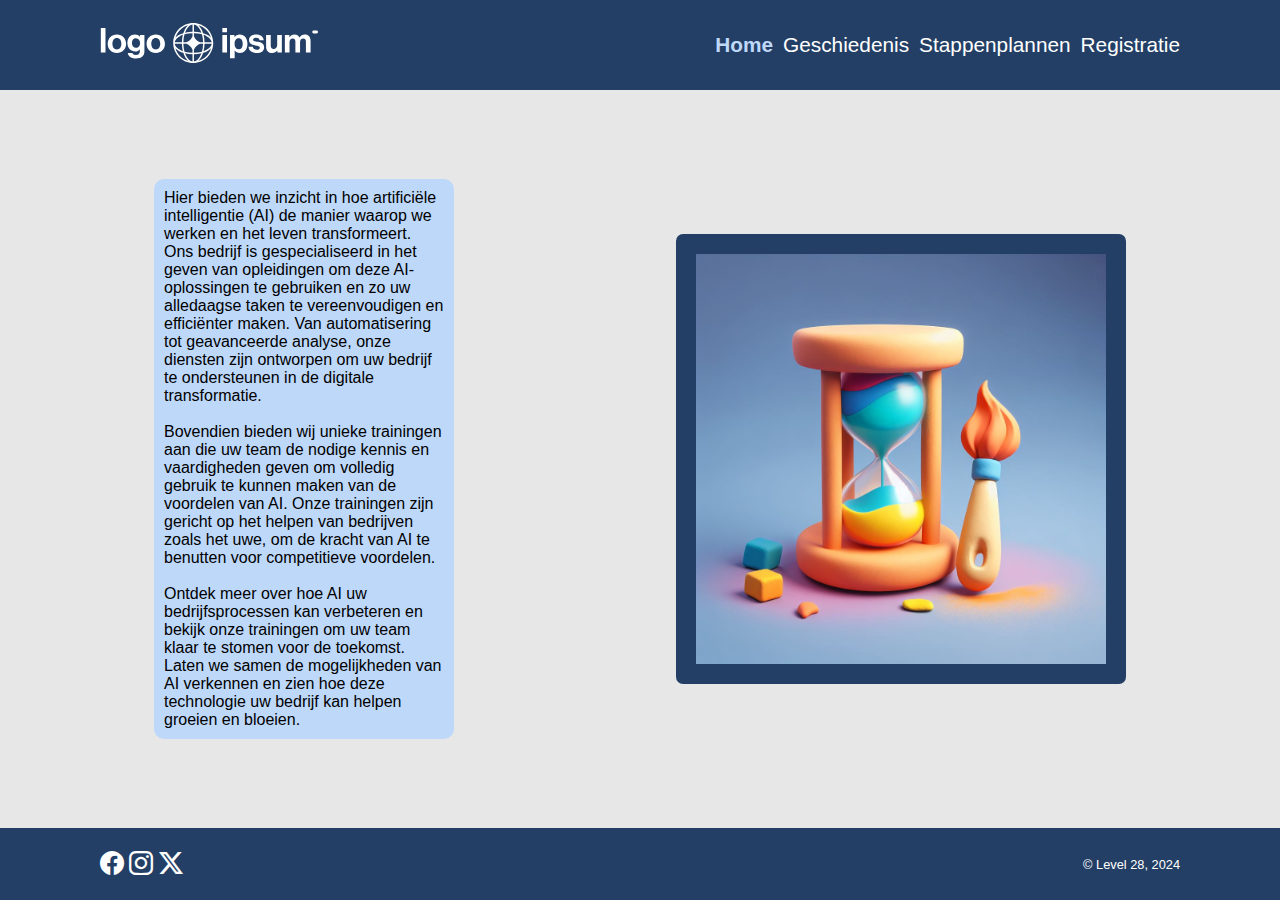
<file: index.html>
<!--!Change to code guidelines if this is not correct-->
<!--ToDo making better class names-->
<!DOCTYPE html>
<html lang="nl">
<head>
    <meta charset="UTF-8">
    <meta name="viewport" content="width=device-width, initial-scale=1.0">
    <title>Level 28 | Home</title>
    <link rel="stylesheet" href="./styles.css">
</head>
<body>
    <header class="main-header">
        <a href="index.html"><img class="main-header__logo" src="./images/logo/logoipsum-286.svg" alt="website logo"></a>
        <label class="main-header__burger">
            <input class="main-header__input" type="checkbox">
        </label>
        <nav class="main-header__menu">
            <ul class="main-header__list">
                <li class="main-header__list-item"><a class="main-header__link main-header__link--highlight" href="index.html">Home</a></li>
                <li class="main-header__list-item"><a class="main-header__link" href="history.html">Geschiedenis</a></li>
                <li class="main-header__list-item"><a class="main-header__link" href="tutorials.html">Stappenplannen</a></li>
                <li class="main-header__list-item"><a class="main-header__link" href="register.html">Registratie</a></li>
            </ul>
        </nav>
    </header>
    <main class="main">
        <section class="content">
            <article class="content__article">
                <p class="content__paragraph">Hier bieden we inzicht in hoe artificiële intelligentie (AI) de manier waarop we werken en het leven transformeert. Ons bedrijf is gespecialiseerd in het geven van opleidingen om deze AI-oplossingen te gebruiken en zo uw alledaagse taken te vereenvoudigen en efficiënter maken. Van automatisering tot geavanceerde analyse, onze diensten zijn ontworpen om uw bedrijf te ondersteunen in de digitale transformatie.</p><br>

                <p class="content__paragraph">Bovendien bieden wij unieke trainingen aan die uw team de nodige kennis en vaardigheden geven om volledig gebruik te kunnen maken van de voordelen van AI. Onze trainingen zijn gericht op het helpen van bedrijven zoals het uwe, om de kracht van AI te benutten voor competitieve voordelen.</p><br>
                
                <p class="content__paragraph">Ontdek meer over hoe AI uw bedrijfsprocessen kan verbeteren en bekijk onze trainingen om uw team klaar te stomen voor de toekomst. Laten we samen de mogelijkheden van AI verkennen en zien hoe deze technologie uw bedrijf kan helpen groeien en bloeien.</p>
            </article>
            <img class="content__image" src="./images/home/AI-image.png" alt="temporary gif">
        </section>
    </main>
    <footer class="main-footer">
        <section class="main-footer__content">
            <a class="main-footer__icon" href="https://www.facebook.com/hogeschoolUCLL/" target="_blank"><i class="bi bi-facebook"></i></a>
            <a class="main-footer__icon" href="https://www.instagram.com/ucleuvenlimburg/" target="_blank"><i class="bi bi-instagram"></i></a>
            <a class="main-footer__icon" href="https://twitter.com/hogeschoolUCLL" target="_blank"><i class="bi bi-twitter-x"></i></a>
        </section>
        <section class="main-footer__content">
            <p class="main-footer__text">&copy; Level 28, 2024</p>
        </section>
    </footer>
</body>
</html>
</file>
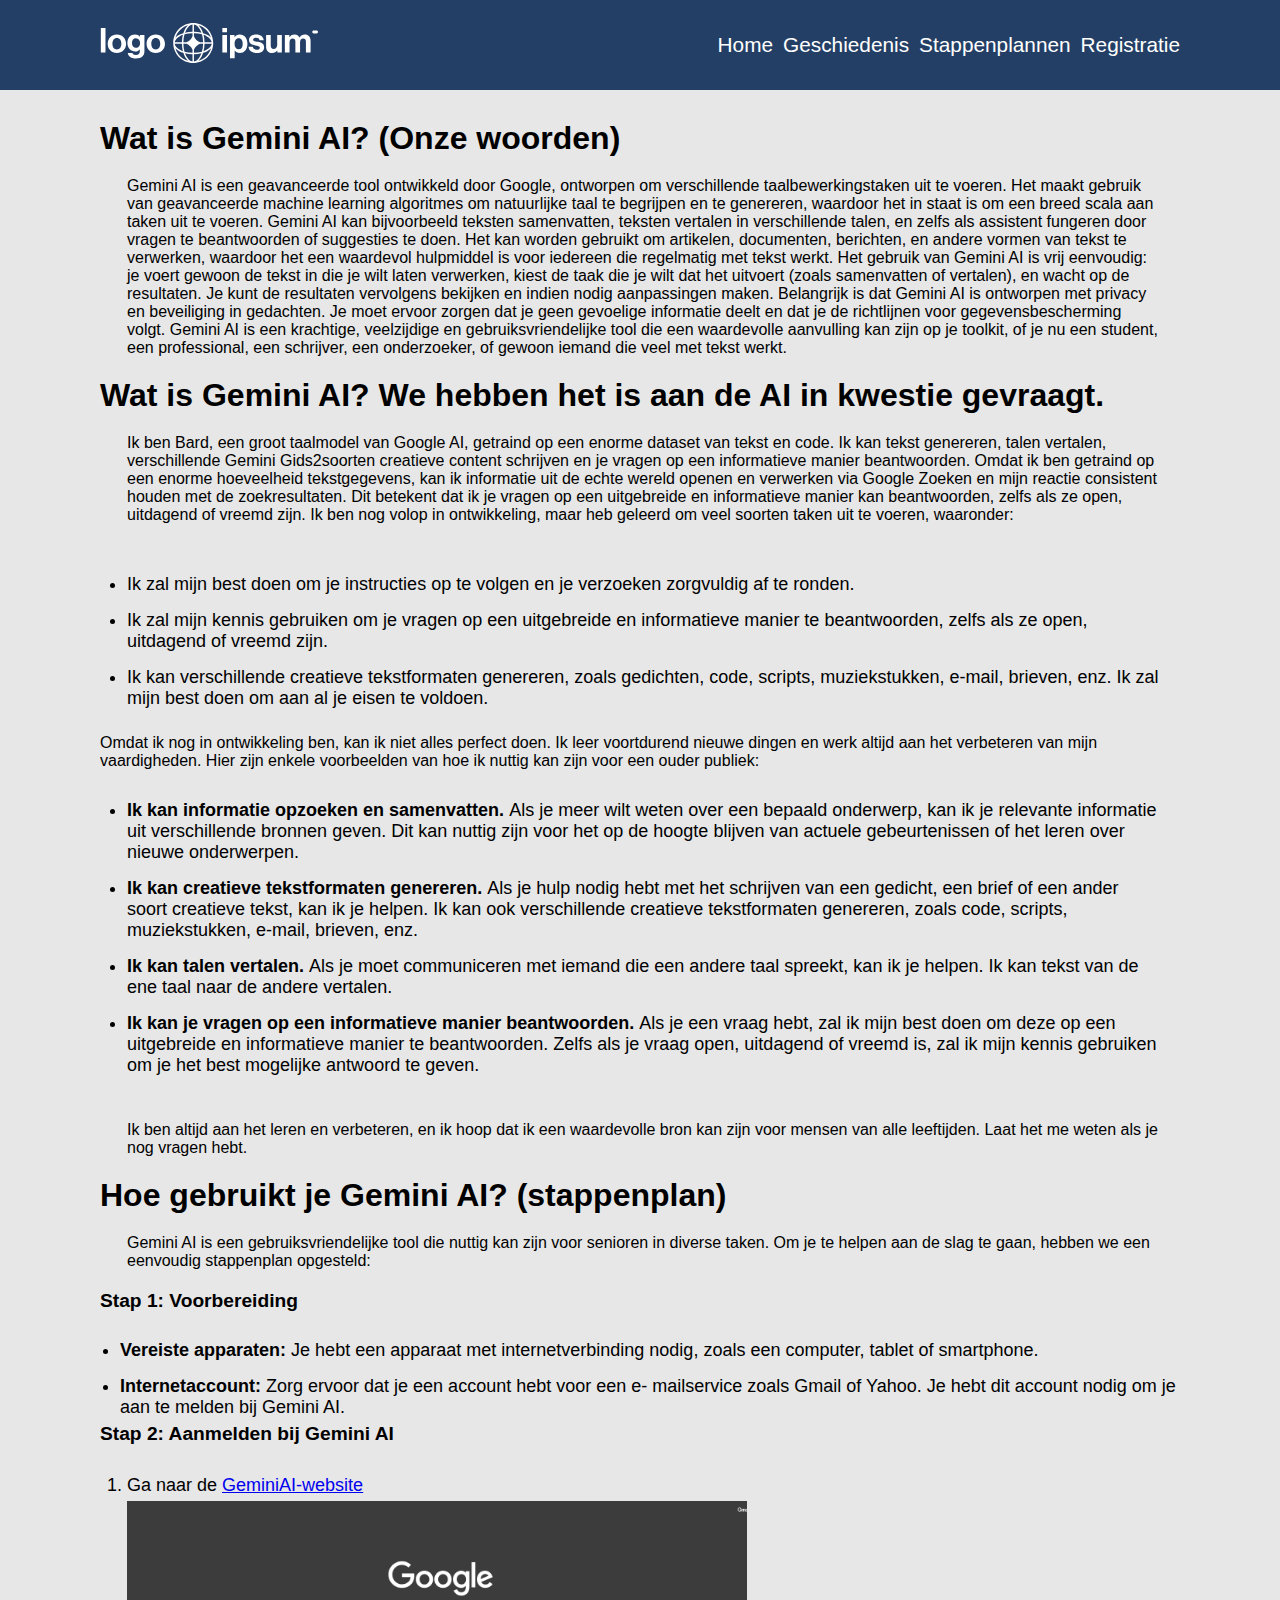
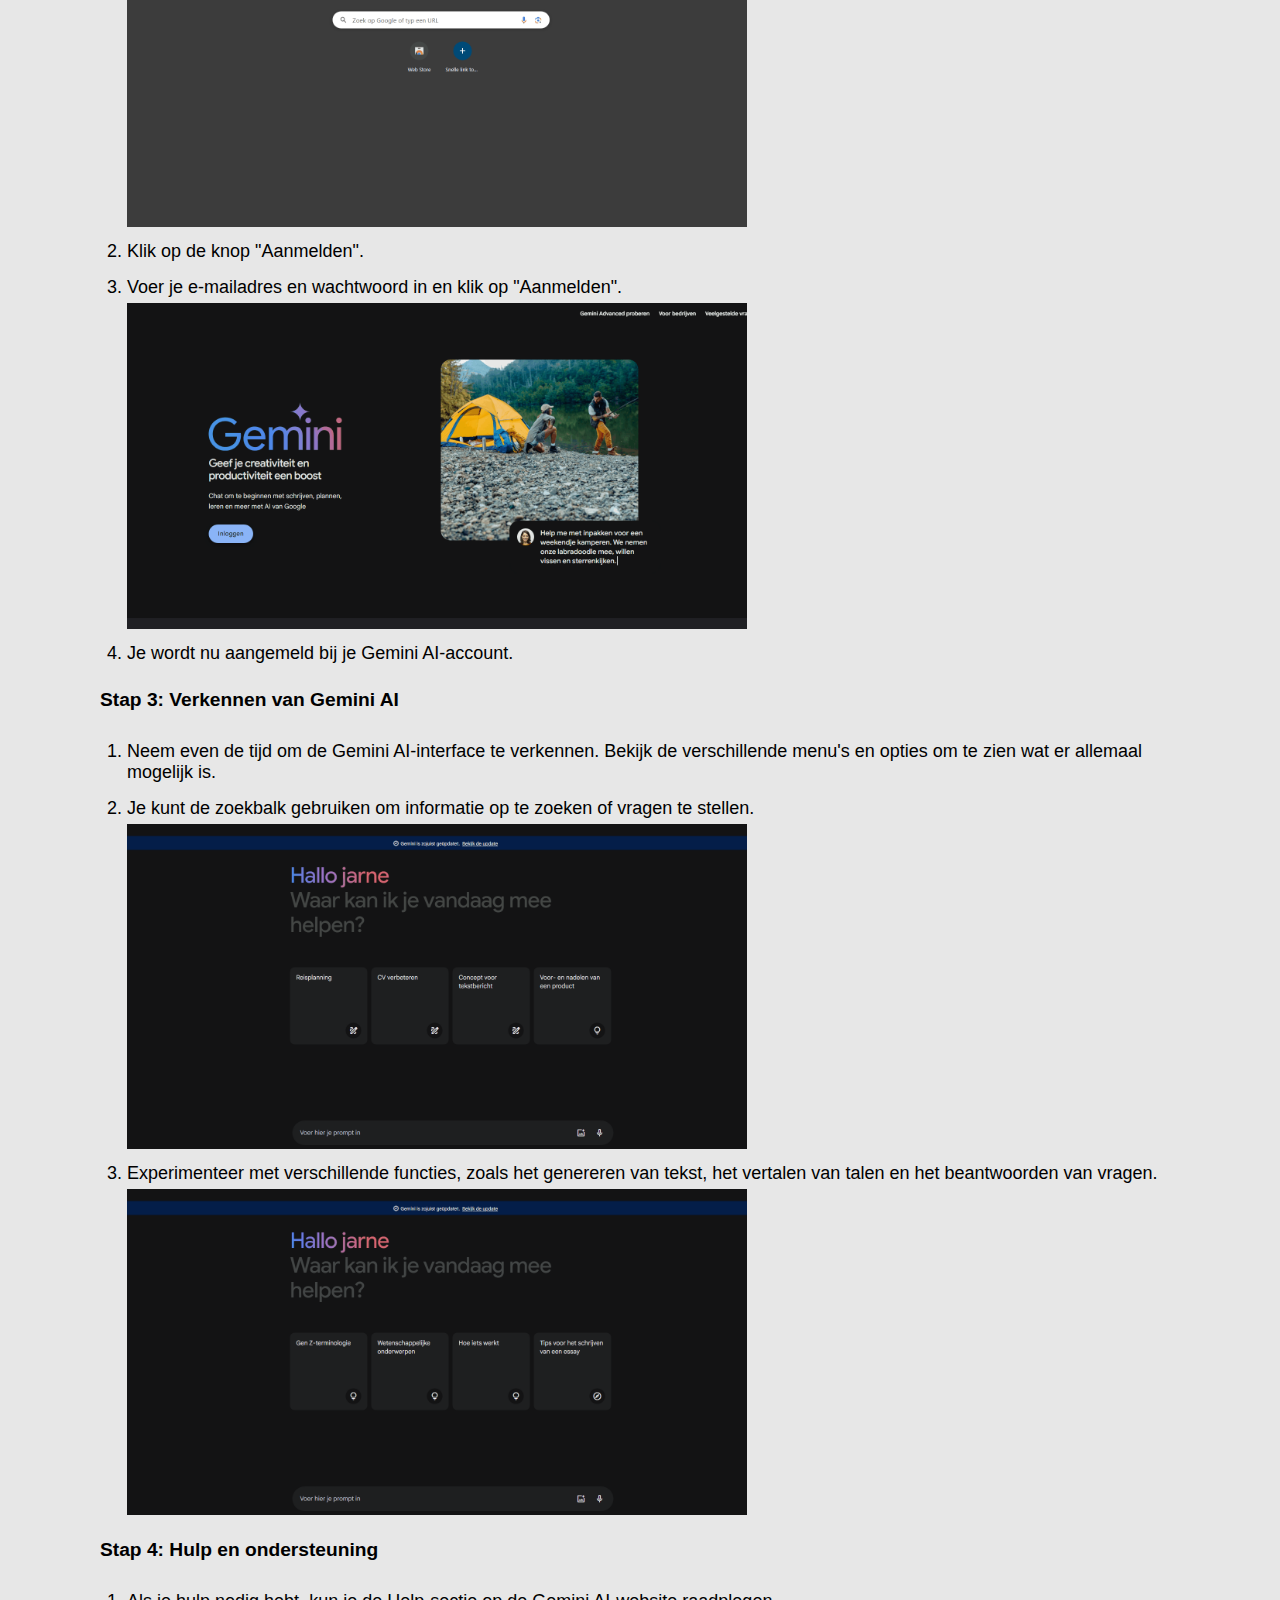
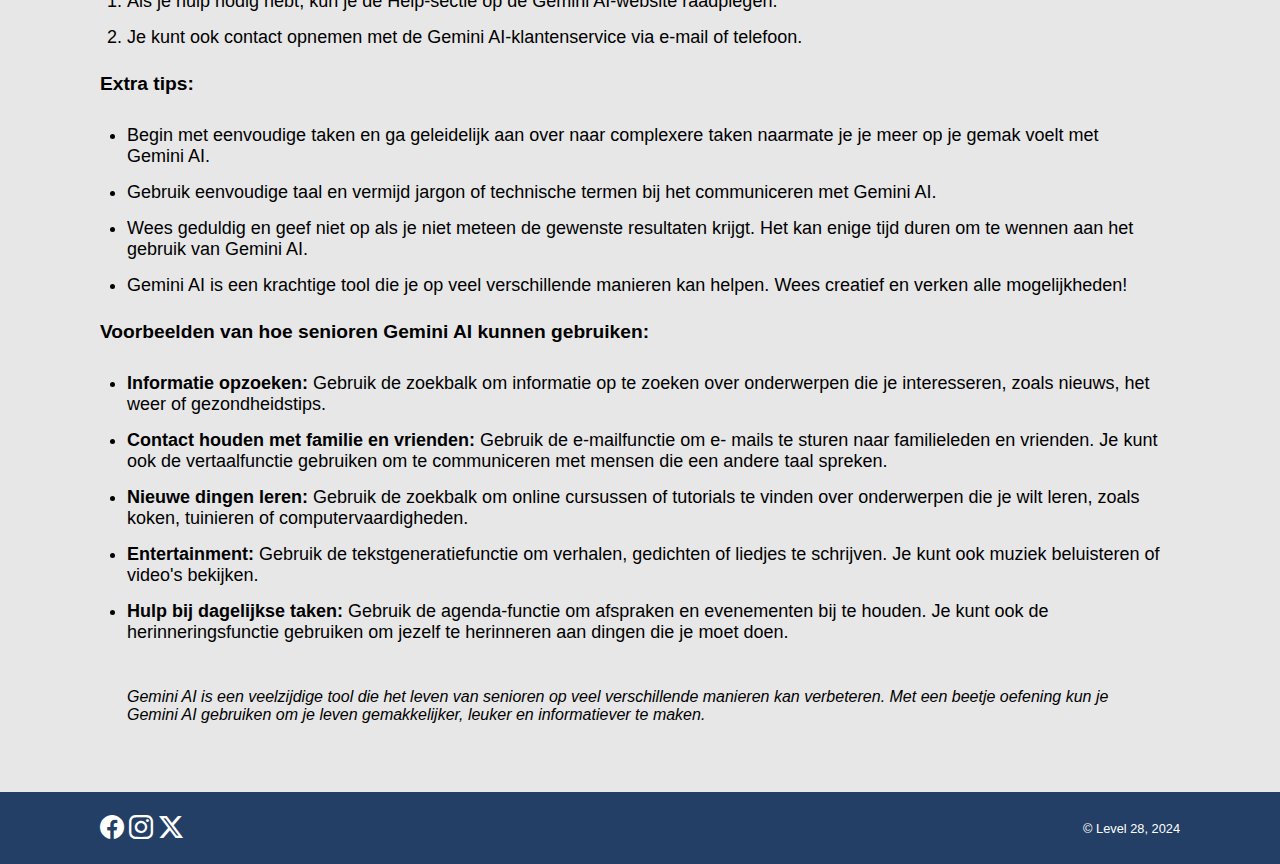
<file: gemini.html>
<!DOCTYPE html>
<html lang="nl">
<head>
    <meta charset="UTF-8">
    <meta name="viewport" content="width=device-width, initial-scale=1.0">
    <title>Level 28 | Gemini Gids</title>
    <link rel="stylesheet" href="./styles.css">
</head>
<body>
    <header class="main-header">
        <a href="index.html"><img class="main-header__logo" src="./images/logo/logoipsum-286.svg" alt="website logo"></a>
        <label class="main-header__burger">
            <input class="main-header__input" type="checkbox">
        </label>
        <nav class="main-header__menu">
            <ul class="main-header__list">
                <li class="main-header__list-item"><a class="main-header__link" href="index.html">Home</a></li>
                <li class="main-header__list-item"><a class="main-header__link" href="history.html">Geschiedenis</a></li>
                <li class="main-header__list-item"><a class="main-header__link" href="./tutorials.html">Stappenplannen</a></li>
                <li class="main-header__list-item"><a class="main-header__link" href="register.html">Registratie</a></li>
            </ul>
        </nav>
    </header>
    <main class="main">
        <section class="listed-ai__section">
            <h1>Wat is Gemini AI? (Onze woorden)</h1>
            <p class="listed-ai">
                Gemini AI is een geavanceerde tool ontwikkeld door Google, ontworpen om
                verschillende taalbewerkingstaken uit te voeren. Het maakt gebruik van
                geavanceerde machine learning algoritmes om natuurlijke taal te begrijpen en
                te genereren, waardoor het in staat is om een breed scala aan taken uit te
                voeren.
                Gemini AI kan bijvoorbeeld teksten samenvatten, teksten vertalen in
                verschillende talen, en zelfs als assistent fungeren door vragen te
                beantwoorden of suggesties te doen. Het kan worden gebruikt om artikelen,
                documenten, berichten, en andere vormen van tekst te verwerken, waardoor
                het een waardevol hulpmiddel is voor iedereen die regelmatig met tekst werkt.
                Het gebruik van Gemini AI is vrij eenvoudig: je voert gewoon de tekst in die je
                wilt laten verwerken, kiest de taak die je wilt dat het uitvoert (zoals
                samenvatten of vertalen), en wacht op de resultaten. Je kunt de resultaten
                vervolgens bekijken en indien nodig aanpassingen maken.
                Belangrijk is dat Gemini AI is ontworpen met privacy en beveiliging in
                gedachten. Je moet ervoor zorgen dat je geen gevoelige informatie deelt en dat
                je de richtlijnen voor gegevensbescherming volgt.
                Gemini AI is een krachtige, veelzijdige en gebruiksvriendelijke tool die een
                waardevolle aanvulling kan zijn op je toolkit, of je nu een student, een
                professional, een schrijver, een onderzoeker, of gewoon iemand die veel met
                tekst werkt.
            </p>
            <h1>Wat is Gemini AI? We hebben het is aan de
                AI in kwestie gevraagt.
            </h1>
            <p class="listed-ai">
                Ik ben Bard, een groot taalmodel van Google AI, getraind op een enorme
                dataset van tekst en code. Ik kan tekst genereren, talen vertalen, verschillende
                Gemini Gids2soorten creatieve content schrijven en je vragen op een informatieve manier
                beantwoorden.
                Omdat ik ben getraind op een enorme hoeveelheid tekstgegevens, kan ik
                informatie uit de echte wereld openen en verwerken via Google Zoeken en mijn
                reactie consistent houden met de zoekresultaten. Dit betekent dat ik je vragen
                op een uitgebreide en informatieve manier kan beantwoorden, zelfs als ze
                open, uitdagend of vreemd zijn.
                Ik ben nog volop in ontwikkeling, maar heb geleerd om veel soorten taken uit te
                voeren, waaronder:
            </p>
            <ul class="listed-ai">
                <li class="listed-ai__main">
                    Ik zal mijn best doen om je instructies op te volgen en je verzoeken
                    zorgvuldig af te ronden.
                </li>
                <li class="listed-ai__main">
                    Ik zal mijn kennis gebruiken om je vragen op een uitgebreide en
                    informatieve manier te beantwoorden, zelfs als ze open, uitdagend of
                    vreemd zijn.
                </li>
                <li class="listed-ai__main">
                    Ik kan verschillende creatieve tekstformaten genereren, zoals gedichten,
                    code, scripts, muziekstukken, e-mail, brieven, enz. Ik zal mijn best doen om
                    aan al je eisen te voldoen.
                </li>
            </ul>
            <p>
                Omdat ik nog in ontwikkeling ben, kan ik niet alles perfect doen. Ik leer
                voortdurend nieuwe dingen en werk altijd aan het verbeteren van mijn
                vaardigheden.
                Hier zijn enkele voorbeelden van hoe ik nuttig kan zijn voor een ouder publiek:
            </p>
            <ul class="listed-ai">
                <li class="listed-ai__main">
                    <strong>
                        Ik kan informatie opzoeken en samenvatten.
                    </strong>
                    Als je meer wilt weten over
                    een bepaald onderwerp, kan ik je relevante informatie uit verschillende
                    bronnen geven. Dit kan nuttig zijn voor het op de hoogte blijven van actuele
                    gebeurtenissen of het leren over nieuwe onderwerpen.
                </li>
                <li class="listed-ai__main">
                    <strong>
                        Ik kan creatieve tekstformaten genereren.
                    </strong>
                    Als je hulp nodig hebt met het
                    schrijven van een gedicht, een brief of een ander soort creatieve tekst, kan
                    ik je helpen. Ik kan ook verschillende creatieve tekstformaten genereren,
                    zoals code, scripts, muziekstukken, e-mail, brieven, enz.
                </li>
                <li class="listed-ai__main">
                    <strong>
                        Ik kan talen vertalen.
                    </strong>
                    Als je moet communiceren met iemand die een
                    andere taal spreekt, kan ik je helpen. Ik kan tekst van de ene taal naar de
                    andere vertalen.
                </li>
                <li class="listed-ai__main">
                    <strong>
                        Ik kan je vragen op een informatieve manier beantwoorden.
                    </strong>
                    Als je een
                    vraag hebt, zal ik mijn best doen om deze op een uitgebreide en
                    informatieve manier te beantwoorden. Zelfs als je vraag open, uitdagend of
                    vreemd is, zal ik mijn kennis gebruiken om je het best mogelijke antwoord
                    te geven.
                </li>
            </ul>
            <p class="listed-ai">
                Ik ben altijd aan het leren en verbeteren, en ik hoop dat ik een waardevolle bron
                kan zijn voor mensen van alle leeftijden. Laat het me weten als je nog vragen
                hebt.
            </p>
            <h1>Hoe gebruikt je Gemini AI? (stappenplan)</h1>
            <p class="listed-ai">
                Gemini AI is een gebruiksvriendelijke tool die nuttig kan zijn voor senioren in
                diverse taken. Om je te helpen aan de slag te gaan, hebben we een eenvoudig
                stappenplan opgesteld:
            </p>
            <h2>Stap 1: Voorbereiding</h2>
            <o class="listed-ai">
                <li class="listed-ai__main-strong">
                    <strong>
                        Vereiste apparaten: 
                    </strong>
                    Je hebt een apparaat met internetverbinding nodig,
                    zoals een computer, tablet of smartphone.
                </li>
                <li class="listed-ai__main-strong">
                    <strong>
                        Internetaccount: 
                    </strong>
                    Zorg ervoor dat je een account hebt voor een e-
                    mailservice zoals Gmail of Yahoo. Je hebt dit account nodig om je aan te
                    melden bij Gemini AI.
                </li>
            </ol>
            <h2>Stap 2: Aanmelden bij Gemini AI</h2>
            <ol class="listed-ai">
                <li class="listed-ai__main">
                    Ga naar de <a href="https://deepmind.google/technologies/gemini/" target="_blank"><u>GeminiAI-website</u></a>
                </li>
                <img src="/images/gifs/1 Navigation GIF.gif" alt="GIF that shows how to reach the Gemini website">
                <li class="listed-ai__main">
                    Klik op de knop "Aanmelden".
                </li>
                <li class="listed-ai__main">
                    Voer je e-mailadres en wachtwoord in en klik op "Aanmelden".
                </li>
                <img src="/images/gifs/2 Login GIF.gif" alt="GIF that shows how to login on the Gemini website">

                <li class="listed-ai__main">
                    Je wordt nu aangemeld bij je Gemini AI-account.
                </li>
            </ol>
            <h2>Stap 3: Verkennen van Gemini AI</h2>
            <ol class="listed-ai">
                <li class="listed-ai__main">
                    Neem even de tijd om de Gemini AI-interface te verkennen. Bekijk de
                    verschillende menu's en opties om te zien wat er allemaal mogelijk is.
                </li>
                <li class="listed-ai__main">
                    Je kunt de zoekbalk gebruiken om informatie op te zoeken of vragen te
                    stellen.
                </li>
                <img src="/images/gifs/3 Enviroment GIF.gif" alt="GIF that shows the different sections on the Gemini website">
                <li class="listed-ai__main">
                    Experimenteer met verschillende functies, zoals het genereren van tekst,
                    het vertalen van talen en het beantwoorden van vragen.
                </li>
                <img src="/images/gifs/4 Prompt GIF.gif" alt="GIF that shows how to write a prompt on the Gemini website">
            </ol>
            <h2>Stap 4: Hulp en ondersteuning</h2>
            <ol class="listed-ai">
                <li class="listed-ai__main">
                    Als je hulp nodig hebt, kun je de Help-sectie op de Gemini AI-website
                    raadplegen.
                </li>
                <li class="listed-ai__main">
                    Je kunt ook contact opnemen met de Gemini AI-klantenservice via e-mail
                    of telefoon.
                </li>
            </ol>
            <h2>Extra tips:</h2>
            <ul class="listed-ai">
                <li class="listed-ai__main">
                    Begin met eenvoudige taken en ga geleidelijk aan over naar complexere
                    taken naarmate je je meer op je gemak voelt met Gemini AI.
                </li>
                <li class="listed-ai__main">
                    Gebruik eenvoudige taal en vermijd jargon of technische termen bij het
                    communiceren met Gemini AI.
                </li>
                <li class="listed-ai__main">
                    Wees geduldig en geef niet op als je niet meteen de gewenste resultaten
                    krijgt. Het kan enige tijd duren om te wennen aan het gebruik van Gemini AI.
                </li>
                <li class="listed-ai__main">
                    Gemini AI is een krachtige tool die je op veel verschillende manieren kan
                    helpen. Wees creatief en verken alle mogelijkheden!
                </li>
            </ul>
            <h2>Voorbeelden van hoe senioren Gemini AI kunnen gebruiken:</h2>
            <ul class="listed-ai">
                <li class="listed-ai__main">
                    <strong>
                        Informatie opzoeken: 
                    </strong>
                    Gebruik de zoekbalk om informatie op te zoeken over
                    onderwerpen die je interesseren, zoals nieuws, het weer of
                    gezondheidstips.
                </li>
                <li class="listed-ai__main">
                    <strong>
                        Contact houden met familie en vrienden: 
                    </strong>
                    Gebruik de e-mailfunctie om e-
                    mails te sturen naar familieleden en vrienden. Je kunt ook de vertaalfunctie
                    gebruiken om te communiceren met mensen die een andere taal spreken.
                </li>
                <li class="listed-ai__main">
                    <strong>
                        Nieuwe dingen leren: 
                    </strong>
                    Gebruik de zoekbalk om online cursussen of tutorials
                    te vinden over onderwerpen die je wilt leren, zoals koken, tuinieren of
                    computervaardigheden.
                </li>
                <li class="listed-ai__main">
                    <strong>
                        Entertainment: 
                    </strong>
                    Gebruik de tekstgeneratiefunctie om verhalen, gedichten of
                    liedjes te schrijven. Je kunt ook muziek beluisteren of video's bekijken.
                </li>
                <li class="listed-ai__main">
                    <strong>
                        Hulp bij dagelijkse taken: 
                    </strong>
                    Gebruik de agenda-functie om afspraken en
                    evenementen bij te houden. Je kunt ook de herinneringsfunctie gebruiken
                    om jezelf te herinneren aan dingen die je moet doen.
                </li>
            </ul>
            <p class="listed-ai">
                <i>
                Gemini AI is een veelzijdige tool die het leven van senioren op veel
                verschillende manieren kan verbeteren. Met een beetje oefening kun je Gemini
                AI gebruiken om je leven gemakkelijker, leuker en informatiever te maken.
                </i>
            </p>

        </section>
    </main>
    <footer class="main-footer">
        <section class="main-footer__content">
            <a class="main-footer__icon" href="https://www.facebook.com/hogeschoolUCLL/" target="_blank"><i
                    class="bi bi-facebook"></i></a>
            <a class="main-footer__icon" href="https://www.instagram.com/ucleuvenlimburg/" target="_blank"><i
                    class="bi bi-instagram"></i></a>
            <a class="main-footer__icon" href="https://twitter.com/hogeschoolUCLL" target="_blank"><i
                    class="bi bi-twitter-x"></i></a>
        </section>
        <section class="main-footer__content">
            <p class="main-footer__text">&copy; Level 28, 2024</p>
        </section>
    </footer>
</body>
</html>
</file>
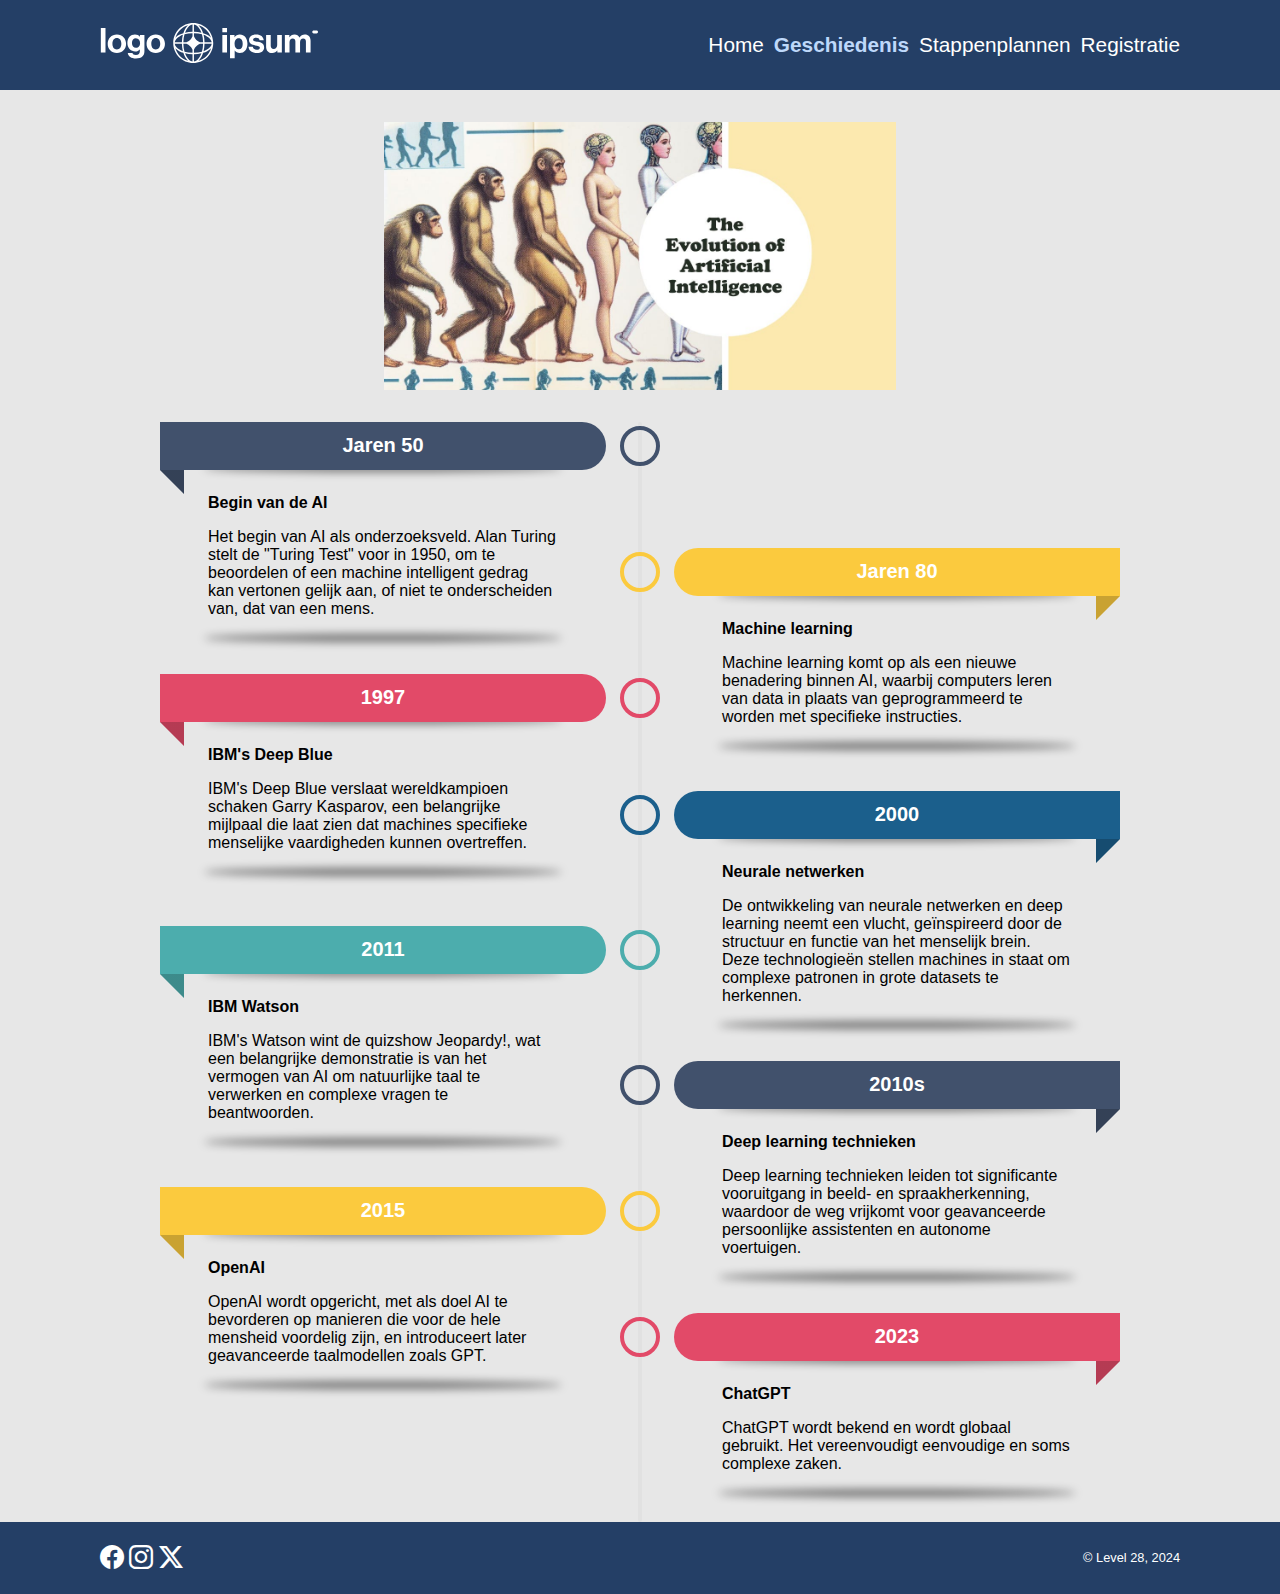
<file: history.html>
<!DOCTYPE html>
<html lang="nl">
  <head>
    <meta charset="UTF-8" />
    <meta name="viewport" content="width=device-width, initial-scale=1.0" />
    <title>Level 28 | Geschiedenis</title>
    <link rel="stylesheet" href="./styles.css" />
  </head>
  <header class="main-header">
    <a href="index.html"
      ><img
        class="main-header__logo"
        src="./images/logo/logoipsum-286.svg"
        alt="website logo"
    /></a>
    <label class="main-header__burger">
      <input class="main-header__input" type="checkbox" />
    </label>
    <nav class="main-header__menu">
      <ul class="main-header__list">
          <li class="main-header__list-item"><a class="main-header__link" href="index.html">Home</a></li>
          <li class="main-header__list-item"><a class="main-header__link main-header__link--highlight" href="history.html">Geschiedenis</a></li>
          <li class="main-header__list-item"><a class="main-header__link" href="tutorials.html">Stappenplannen</a></li>
          <li class="main-header__list-item"><a class="main-header__link" href="register.html">Registratie</a></li>
      </ul>
  </nav>
  </header>
  <body class="history__body">
    <img
      class="img-timeline"
      src="images\history\0_X6vZj3fHinpat5Rg.jpg"
      alt=""
    />
    <ul class="timeline-ul">
      <li class="timeline-item accent-color-1">
        <div class="date">Jaren 50</div>
        <div class="title">Begin van de AI</div>
        <div class="descr">
          Het begin van AI als onderzoeksveld. Alan Turing stelt de "Turing
          Test" voor in 1950, om te beoordelen of een machine intelligent gedrag
          kan vertonen gelijk aan, of niet te onderscheiden van, dat van een
          mens.
        </div>
      </li>
      <li class="timeline-item accent-color-2">
        <div class="date">Jaren 80</div>
        <div class="title">Machine learning</div>
        <div class="descr">
          Machine learning komt op als een nieuwe benadering binnen AI, waarbij
          computers leren van data in plaats van geprogrammeerd te worden met
          specifieke instructies.
        </div>
      </li>
      <li class="timeline-item accent-color-3">
        <div class="date">1997</div>
        <div class="title">IBM's Deep Blue</div>
        <div class="descr">
          IBM's Deep Blue verslaat wereldkampioen schaken Garry Kasparov, een
          belangrijke mijlpaal die laat zien dat machines specifieke menselijke
          vaardigheden kunnen overtreffen.
        </div>
      </li>
      <li class="timeline-item accent-color-4">
        <div class="date">2000</div>
        <div class="title">Neurale netwerken</div>
        <div class="descr">
          De ontwikkeling van neurale netwerken en deep learning neemt een
          vlucht, geïnspireerd door de structuur en functie van het menselijk
          brein. Deze technologieën stellen machines in staat om complexe
          patronen in grote datasets te herkennen.
        </div>
      </li>
      <li class="timeline-item accent-color-5">
        <div class="date">2011</div>
        <div class="title">IBM Watson</div>
        <div class="descr">
          IBM's Watson wint de quizshow Jeopardy!, wat een belangrijke
          demonstratie is van het vermogen van AI om natuurlijke taal te
          verwerken en complexe vragen te beantwoorden.
        </div>
      </li>
      <li class="timeline-item accent-color-1">
        <div class="date">2010s</div>
        <div class="title">Deep learning technieken</div>
        <div class="descr">
          Deep learning technieken leiden tot significante vooruitgang in beeld-
          en spraakherkenning, waardoor de weg vrijkomt voor geavanceerde
          persoonlijke assistenten en autonome voertuigen.
        </div>
      </li>
      <li class="timeline-item accent-color-2">
        <div class="date">2015</div>
        <div class="title">OpenAI</div>
        <div class="descr">
          OpenAI wordt opgericht, met als doel AI te bevorderen op manieren die
          voor de hele mensheid voordelig zijn, en introduceert later
          geavanceerde taalmodellen zoals GPT.
        </div>
      </li>
      <li class="timeline-item accent-color-3">
        <div class="date">2023</div>
        <div class="title">ChatGPT</div>
        <div class="descr">
          ChatGPT wordt bekend en wordt globaal gebruikt. Het vereenvoudigt
          eenvoudige en soms complexe zaken.
        </div>
      </li>
    </ul>
    <footer class="main-footer">
      <section class="main-footer__content">
          <a class="main-footer__icon" href="https://www.facebook.com/hogeschoolUCLL/" target="_blank"><i
                  class="bi bi-facebook"></i></a>
          <a class="main-footer__icon" href="https://www.instagram.com/ucleuvenlimburg/" target="_blank"><i
                  class="bi bi-instagram"></i></a>
          <a class="main-footer__icon" href="https://twitter.com/hogeschoolUCLL" target="_blank"><i
                  class="bi bi-twitter-x"></i></a>
      </section>
      <section class="main-footer__content">
          <p class="main-footer__text">&copy; Level 28, 2024</p>
      </section>
  </footer>
  </body>
</html>
</file>
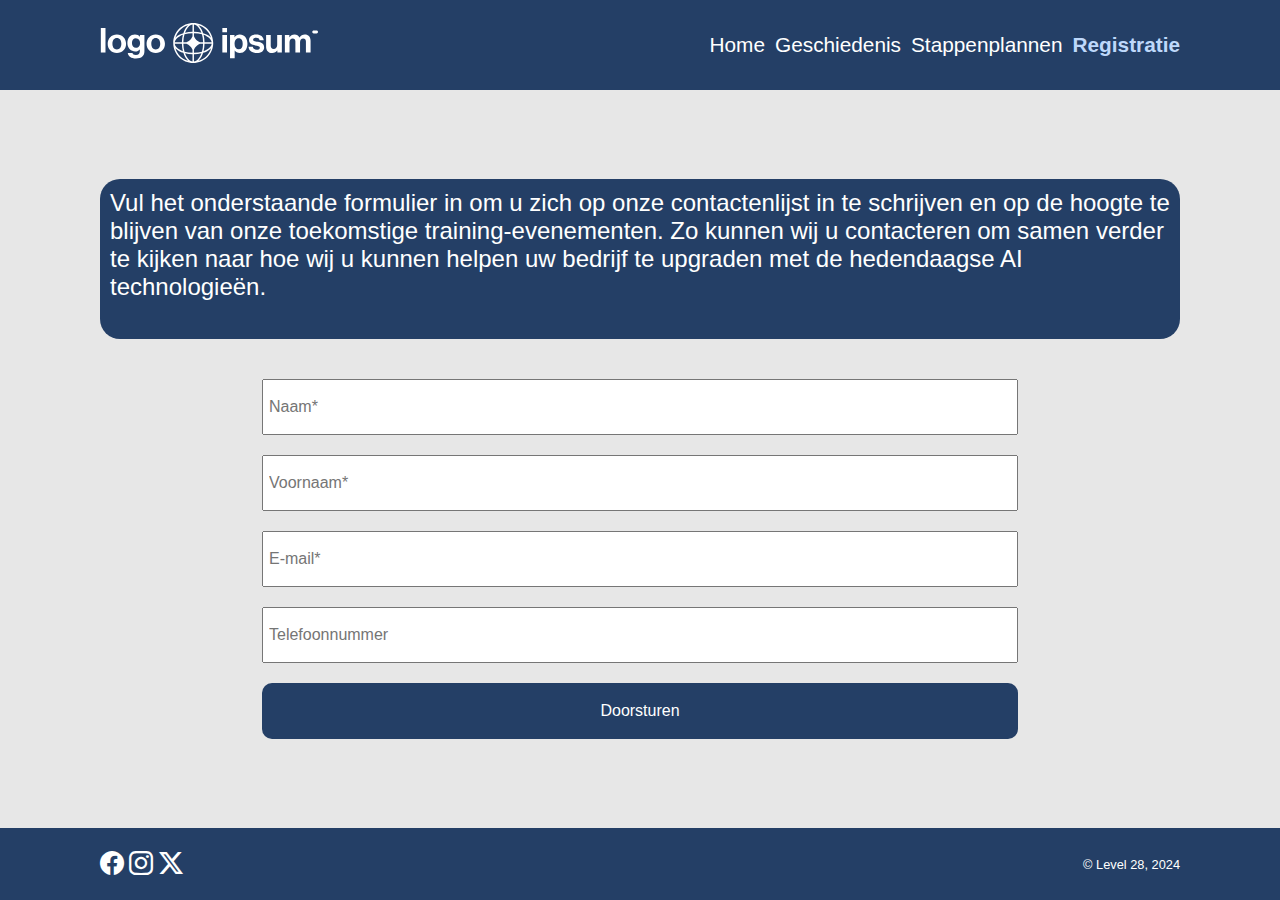
<file: register.html>
<!DOCTYPE html>
<html lang="nl">
<head>
    <meta charset="UTF-8">
    <meta name="viewport" content="width=device-width, initial-scale=1.0">
    <title>Level 28 | Registratie</title>
    <link rel="stylesheet" href="./styles.css">
</head>
<body>
    <header class="main-header">
        <a href="index.html"><img class="main-header__logo" src="./images/logo/logoipsum-286.svg" alt="website logo"></a>
        <label class="main-header__burger">
            <input class="main-header__input" type="checkbox">
        </label>
        <nav class="main-header__menu">
            <ul class="main-header__list">
                <li class="main-header__list-item"><a class="main-header__link" href="index.html">Home</a></li>
                <li class="main-header__list-item"><a class="main-header__link" href="history.html">Geschiedenis</a></li>
                <li class="main-header__list-item"><a class="main-header__link" href="tutorials.html">Stappenplannen</a></li>
                <li class="main-header__list-item"><a class="main-header__link main-header__link--highlight" href="register.html">Registratie</a></li>
            </ul>
        </nav>
    </header>
    <main class="main">
        <section class="register">
            <article class="register__article">
                <p class="register__paragraph">
                Vul het onderstaande formulier in om u zich op onze contactenlijst in te schrijven en op de hoogte te blijven van onze toekomstige training-evenementen.
                Zo kunnen wij u contacteren om samen verder te kijken naar hoe wij u kunnen helpen uw bedrijf te upgraden met de hedendaagse AI technologieën.
                </p>
            </article>
            <form class="register__form">
                <input class="register__input" type="text" placeholder="Naam*" required>
                <input class="register__input" type="text" placeholder="Voornaam*" required>
                <input class="register__input" type="email" placeholder="E-mail*" required>
                <input class="register__input" type="text" placeholder="Telefoonnummer">
                <input class="register__button" type="submit" value="Doorsturen">
            </form>
        </section>
    </main>
    <footer class="main-footer">
        <section class="main-footer__content">
            <a class="main-footer__icon" href="https://www.facebook.com/hogeschoolUCLL/" target="_blank"><i
                    class="bi bi-facebook"></i></a>
            <a class="main-footer__icon" href="https://www.instagram.com/ucleuvenlimburg/" target="_blank"><i
                    class="bi bi-instagram"></i></a>
            <a class="main-footer__icon" href="https://twitter.com/hogeschoolUCLL" target="_blank"><i
                    class="bi bi-twitter-x"></i></a>
        </section>
        <section class="main-footer__content">
            <p class="main-footer__text">&copy; Level 28, 2024</p>
        </section>
    </footer>
</body>
</html>
</file>
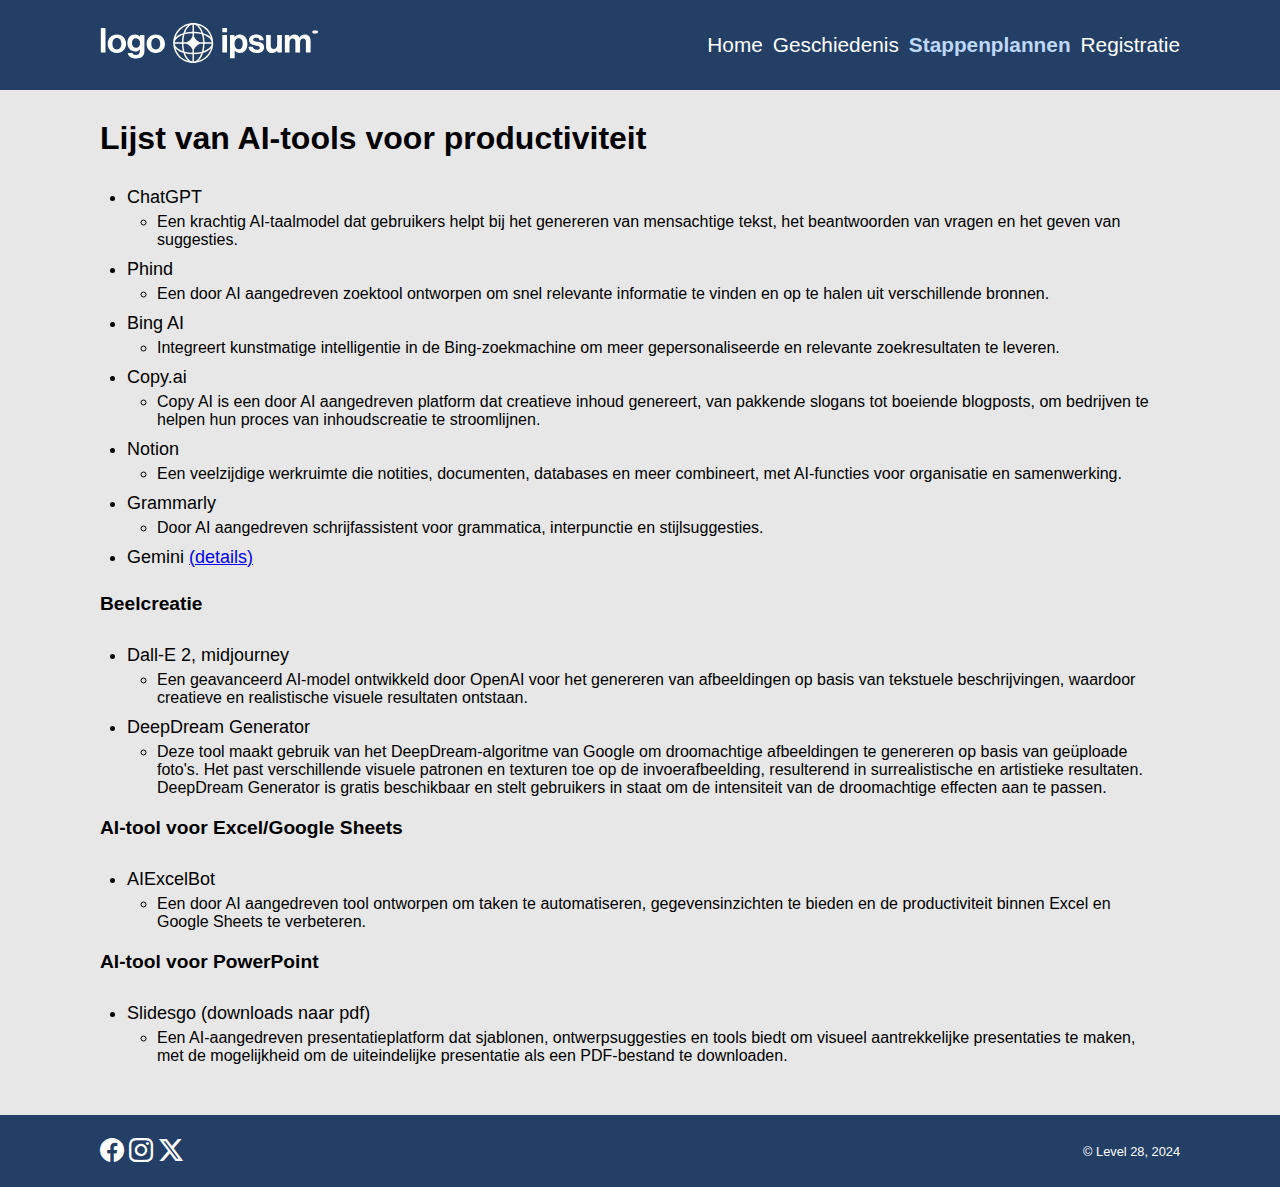
<file: tutorials.html>
<!DOCTYPE html>
<html lang="nl">
<head>
    <meta charset="UTF-8">
    <meta name="viewport" content="width=device-width, initial-scale=1.0">
    <title>Level 28 | Stappenplannen</title>
    <link rel="stylesheet" href="./styles.css">
</head>
<body>
    <header class="main-header">
        <a href="index.html"><img class="main-header__logo" src="./images/logo/logoipsum-286.svg" alt="website logo"></a>
        <label class="main-header__burger">
            <input class="main-header__input" type="checkbox">
        </label>
        <nav class="main-header__menu">
            <ul class="main-header__list">
                <li class="main-header__list-item"><a class="main-header__link" href="index.html">Home</a></li>
                <li class="main-header__list-item"><a class="main-header__link" href="history.html">Geschiedenis</a></li>
                <li class="main-header__list-item"><a class="main-header__link main-header__link--highlight" href="#">Stappenplannen</a></li>
                <li class="main-header__list-item"><a class="main-header__link" href="register.html">Registratie</a></li>
            </ul>
        </nav>
    </header>
    <main class="main">
        <section class="listed-ai__section">
            <h1>Lijst van AI-tools voor productiviteit</h1>
            <ul class="listed-ai">
                <li class="listed-ai__main">ChatGPT</li>
                <li class="listed-ai__sub">Een krachtig AI-taalmodel dat gebruikers helpt bij het genereren van
                    mensachtige tekst, het beantwoorden van vragen en het geven van
                    suggesties.</li>
                <li class="listed-ai__main">Phind</li>
                <li class="listed-ai__sub">Een door AI aangedreven zoektool ontworpen om snel relevante
                    informatie te vinden en op te halen uit verschillende bronnen.</li>
                <li class="listed-ai__main">Bing AI</li>
                <li class="listed-ai__sub">Integreert kunstmatige intelligentie in de Bing-zoekmachine om meer
                    gepersonaliseerde en relevante zoekresultaten te leveren.</li>
                <li class="listed-ai__main">Copy.ai</li>
                <li class="listed-ai__sub">Copy AI is een door AI aangedreven platform dat creatieve inhoud
                    genereert, van pakkende slogans tot boeiende blogposts, om bedrijven
                    te helpen hun proces van inhoudscreatie te stroomlijnen.</li>
                <li class="listed-ai__main">Notion</li>
                <li class="listed-ai__sub">Een veelzijdige werkruimte die notities, documenten, databases en
                    meer combineert, met AI-functies voor organisatie en samenwerking.</li>
                <li class="listed-ai__main">Grammarly</li>
                <li class="listed-ai__sub">Door AI aangedreven schrijfassistent voor grammatica, interpunctie en
                    stijlsuggesties.</li>
                <li class="listed-ai__main">Gemini <a href="/gemini.html">(<u>details</u>)</a></li>
            </ul>
            <h2>Beelcreatie</h2>
            <ul class="listed-ai">
                <li class="listed-ai__main">Dall-E 2, midjourney</li>
                <li class="listed-ai__sub">Een geavanceerd AI-model ontwikkeld door OpenAI voor het genereren
                    van afbeeldingen op basis van tekstuele beschrijvingen, waardoor creatieve en realistische visuele resultaten ontstaan.</li>
                <li class="listed-ai__main">DeepDream Generator</li>
                <li class="listed-ai__sub">Deze tool maakt gebruik van het DeepDream-algoritme van Google om
                    droomachtige afbeeldingen te genereren op basis van geüploade foto's.
                    Het past verschillende visuele patronen en texturen toe op de
                    invoerafbeelding, resulterend in surrealistische en artistieke resultaten.
                    DeepDream Generator is gratis beschikbaar en stelt gebruikers in staat
                    om de intensiteit van de droomachtige effecten aan te passen.</li>
            </ul>
            <h2>AI-tool voor Excel/Google Sheets</h2>
            <ul class="listed-ai">
                <li class="listed-ai__main">AIExcelBot</li>
                <li class="listed-ai__sub">Een door AI aangedreven tool ontworpen om taken te automatiseren,
                    gegevensinzichten te bieden en de productiviteit binnen Excel en
                    Google Sheets te verbeteren.</li>
            </ul>
            <h2>AI-tool voor PowerPoint</h2>
            <ul class="listed-ai">
                <li class="listed-ai__main">Slidesgo (downloads naar pdf)</li>
                <li class="listed-ai__sub">Een AI-aangedreven presentatieplatform dat sjablonen,
                    ontwerpsuggesties en tools biedt om visueel aantrekkelijke presentaties
                    te maken, met de mogelijkheid om de uiteindelijke presentatie als een
                    PDF-bestand te downloaden.</li>
            </ul>
        </section>
    </main>
    <footer class="main-footer">
        <section class="main-footer__content">
            <a class="main-footer__icon" href="https://www.facebook.com/hogeschoolUCLL/" target="_blank"><i
                    class="bi bi-facebook"></i></a>
            <a class="main-footer__icon" href="https://www.instagram.com/ucleuvenlimburg/" target="_blank"><i
                    class="bi bi-instagram"></i></a>
            <a class="main-footer__icon" href="https://twitter.com/hogeschoolUCLL" target="_blank"><i
                    class="bi bi-twitter-x"></i></a>
        </section>
        <section class="main-footer__content">
            <p class="main-footer__text">&copy; Level 28, 2024</p>
        </section>
    </footer>
</body>
</html>
</file>
<file: styles.css>
/*ToDo still needs to be more responsive and shorten or delete some code because it is not necessary or there are better options for responsiveness. fox example the text i hard coded the size to much and the same for the image*/

/*ToDo Change to code guidelines if this is not correct*/

/*! Check if there is non necessary code*/

/*ToDo change font*/
@import url("https://cdn.jsdelivr.net/npm/bootstrap-icons@1.11.3/font/bootstrap-icons.min.css");
@font-face {
  font-family: "Pixelify Sans";
  src: url("../font/PixelifySans-Regular.ttf");
}
:root {
  --main-color: #243f66;
  --highlight-color: #bed8fa;
  --off-white: rgb(231, 231, 231);
  --main-padding-mobile: 10px;
  --main-padding-tablet: 10px 30px;
  --main-padding-desktop: 10px 100px;
  --title-font: "Pixelify Sans";
  --bar-width: 50px;
  --bar-height: 8px;
  --hamburger-gap: 6px;
  --animation-timing: 0.3s ease-in-out;
  --hamburger-height: calc(var(--bar-height) * 3 + var(--hamburger-gap) * 2);
  --x-width: calc(var(--hamburger-height) * 1.41421356237);
}
* {
  padding: 0px;
  margin: 0px;
  box-sizing: border-box;
  font-family: Verdana, Geneva, Tahoma, sans-serif;
}
.main-header {
  padding: var(--main-padding-mobile);
  height: 10vh;
  background-color: var(--main-color);
  display: flex;
  align-items: center;
  justify-content: space-between;
  position: relative;
}
.main-header__logo {
    object-fit: cover;
    width: 150px;
}
/*------------------------------menu phone----------------------------*/
/*? better/shorter options for an hamburger menu?*/
.main-header__burger {
  width: max-content;
  gap: var(--hamburger-gap);
  display: flex;
  flex-direction: column;
  position: absolute;
  right: 10px;
  z-index: 2;
  cursor: pointer;
}
.main-header__burger::before,
.main-header__burger::after,
.main-header__input {
  content: "";
  width: var(--bar-width);
  height: var(--bar-height);
  background-color: var(--highlight-color);
  border-radius: 50px;
  transform-origin: right center;
  transition: var(--animation-timing);
}
.main-header__input {
  appearance: none;
  outline: none;
  pointer-events: none;
}
.main-header__burger:has(.main-header__input:checked)::before {
  rotate: -45deg;
  width: var(--x-width);
  translate: 0 calc(var(--bar-height) / -2);
}
.main-header__burger:has(.main-header__input:checked)::after {
  rotate: 45deg;
  width: var(--x-width);
  translate: 0 calc(var(--bar-height) / 2);
}
.main-header__input:checked {
  opacity: 0;
  width: 0;
}
.main-header__menu {
  transition: var(--animation-timing);
  transform: translateY(-112%);
  width: 100%;
  height: calc(100vh - 18vh);
  background-color: rgb(15, 15, 15);
  position: absolute;
  left: 0px;
  top: 10vh;
  z-index: 1;
}
.main-header__burger:has(.main-header__input:checked) + .main-header__menu {
  transform: translateY(0);
}
.main-header__list {
  list-style: none;
  padding-top: 50px;
  height: 50vh;
  text-align: center;
  display: flex;
  flex-direction: column;
  justify-content: space-evenly;
}
.main-header__link {
  margin-left: 10px;
  color: white;
  text-decoration: none;
  font-size: 1.6rem;
}
.main-header__link:hover {
  text-decoration: underline 1pt solid var(--highlight-color);
}
.main-header__link--highlight {
  color: var(--highlight-color);
  font-weight: bold;
}
.main {
  min-height: 82vh;
  padding: var(--main-padding-mobile);
  background-color: var(--off-white);
  display: flex;
  justify-content: center;
  align-items: center;
}
.content {
  height: 100%;
  width: 100%;
  display: flex;
  align-items: center;
  flex-direction: column;
}
.content__article {
  padding: 10px;
  background-color: var(--highlight-color);
  color: black;
  border-radius: 10px;
}
.content__image {
  width: 250px;
  margin-top: 20px;
  object-fit: cover;
  border: 10px solid var(--main-color);
  border-radius: 7px;
}
.main-footer {
  padding: var(--main-padding-mobile);
  height: 8vh;
  width: 100%;
  background-color: var(--main-color);
  display: flex;
  justify-content: space-between;
  align-items: center;
  position: relative;
}
.main-footer__content {
  color: white;
  z-index: 1;
}
.main-footer__title {
  font-size: 0.6rem;
}
.main-footer__list {
  list-style: none;
}
.main-footer__link {
  color: white;
  text-decoration: none;
  font-size: 0.6rem;
}
.main-footer__link:hover {
  text-decoration: underline 1pt solid var(--highlight-color);
}
.main-footer__icon {
  margin-right: 1px;
  font-size: 1.1rem;
  color: white;
}
.main-footer__icon:hover {
  cursor: pointer;
}
.main-footer__text {
  font-size: 0.8rem;
}

/* Tutorials page & Gemini Guide page */
.listed-ai__section{
  padding-top: 20px;
  padding-bottom: 20px;
  
}

.listed-ai{
  padding: 20px;
  margin-left: 7px;
}

.listed-ai img{
  width: 60%;
}

.listed-ai__main{
  padding-bottom: 5px;
  padding-top: 10px;
  font-size: large;
}

.listed-ai__section h2{
  font-size: larger;
}

.listed-ai__main-strong{
  padding-bottom: 5px;
  padding-top: 10px;
  font-size: large;
  margin-left: 20px;
}

.listed-ai__sub{
  margin-left: 30px;
  list-style: circle;
}

/* register page */
.register {
    width: 100%;
    display: flex;
    align-items: center;
    flex-direction: column;
}
.register__article{
    padding: 10px;
    background-color: var(--main-color);
    border-radius: 20px;
}
.register__paragraph{
    color: white;
}
.register__form {
    height: 100%;
    width: 100%;
    margin-top: 40px;
    display: flex;
    flex-direction: column;
    justify-content: center;
    align-items: center;
}
.register__input {
    margin-bottom: 20px;
    padding: 0 5px;
    height: 2.5rem;
    width: 90%;
}
.register__button {
    background-color: var(--main-color);
    color: white;
    height: 2.5rem;
    width: 90%;
    border: none;
    border-radius: 10px;
    transition: 0.5s;
}
.register__button:hover {
    cursor: pointer;
    color: black;
    background-color: var(--highlight-color);
}
/*ToDo make changing from screen size smooth*/

/*? maybe less media queries?*/

@media only screen and (min-width: 800px) {
    .main-header {
        padding: var(--main-padding-tablet);
    }
    .main-header__logo {
        width: 100%;
    }
    .main-header__burger {
        display: none;
    }
    .main-header__menu {
        width: 0;
        height: auto;
        background-color: transparent;
        position: static;
        display: flex;
        justify-content: flex-end;
        transform: translateY(0);
    }
    .main-header__list {
        height: auto;
        padding: 0px;
        flex-direction: row;
    }
    .main-header__link {
        white-space: nowrap;
        font-size: 1.3rem;
    }
    .main {
        padding: var(--main-padding-tablet);
    }
    .content {
        flex-direction: row;
        justify-content: space-between;
    }
    .content__article {
        width: 300px;
    }
    .content__image {
        width: 400px;
        border: 20px solid var(--main-color);
        margin-top: 0;
    }
    .main-footer__icon {
        font-size: 1.5rem;
    }
    .register__article {
        min-height: 10rem;
    }
    .content__paragraph {
        font-size: 1rem;
    }
    .register__paragraph{
    font-size: 1.5rem;
    }
    .register__input {
        height: 3.5rem;
        width: 70%;
        font-size: 1rem;
    }
    .register__button {
        height: 3.5rem;
        width: 70%;
        font-size: 1rem;
    }
}

@media only screen and (min-width: 1200px) {
  .main-header {
    padding: var(--main-padding-desktop);
  }
  .main {
    padding: var(--main-padding-desktop);
  }
  .content {
    width: 90%;
  }
  .content__image {
    width: 450px;
  }
  .main-footer {
    padding: var(--main-padding-desktop);
  }
}

@media only screen and (min-width: 1400px) {
  .content {
    width: 80%;
  }
  .content__image {
    width: 45%;
  }
  .content__article {
    width: 35%;
  }
  .content__paragraph {
    font-size: 1.2rem;
  }
}

@media only screen and (min-width: 2000px) {
  .content__paragraph {
    font-size: 1.7rem;
  }
  .main-footer__icon {
    font-size: 1.8rem;
  }
}

@media only screen and (min-width: 2400px) {
    .main-header__logo {
        width: 25rem;
    }
    .main-header__link {
        font-size: 2.5rem;
    }
    .content__paragraph {
        font-size: 2rem;
    }
    .register__paragraph {
        font-size: 2rem;
    }
    .register__input {
        height: 5rem;
        font-size: 2rem;
    }
    .register__button {
        height: 5rem;
        font-size: 2rem;
    }
}

.history__body{
  background-color: var(--off-white);
}

.timeline-ul {
  --col-gap: 2rem;
  --row-gap: 2rem;
  --line-w: 0.25rem;
  display: grid;
  grid-template-columns: var(--line-w) 1fr;
  grid-auto-columns: max-content;
  column-gap: var(--col-gap);
  list-style: none;
  width: min(60rem, 90%);
  margin-inline: auto;
}

/* line */
.timeline-ul::before {
  content: "";
  grid-column: 1;
  grid-row: 1 / span 20;
  background: rgb(225, 225, 225);
  border-radius: calc(var(--line-w) / 2);
}

/* columns*/

/* row gaps */
.timeline-ul li:not(:last-child) {
  margin-bottom: var(--row-gap);
}

/* card */
.timeline-ul li {
  grid-column: 2;
  --inlineP: 1.5rem;
  margin-inline: var(--inlineP);
  grid-row: span 2;
  display: grid;
  grid-template-rows: min-content min-content min-content;
}

/* date */
.timeline-ul li .date {
  --dateH: 3rem;
  height: var(--dateH);
  margin-inline: calc(var(--inlineP) * -1);

  text-align: center;
  background-color: var(--accent-color);

  color: white;
  font-size: 1.25rem;
  font-weight: 700;

  display: grid;
  place-content: center;
  position: relative;

  border-radius: calc(var(--dateH) / 2) 0 0 calc(var(--dateH) / 2);
}

/* date flap */
.timeline-ul li .date::before {
  content: "";
  width: var(--inlineP);
  aspect-ratio: 1;
  background: var(--accent-color);
  background-image: linear-gradient(rgba(0, 0, 0, 0.2) 100%, transparent);
  position: absolute;
  top: 100%;

  clip-path: polygon(0 0, 100% 0, 0 100%);
  right: 0;
}

/* circle */
.timeline-ul li .date::after {
  content: "";
  position: absolute;
  width: 2rem;
  aspect-ratio: 1;
  background: var(--bgColor);
  border: 0.3rem solid var(--accent-color);
  border-radius: 50%;
  top: 50%;

  transform: translate(50%, -50%);
  right: calc(100% + var(--col-gap) + var(--line-w) / 2);
}

/* title descr */
.timeline-ul li .title,
.timeline-ul li .descr {
  background: var(--bgColor);
  position: relative;
  padding-inline: 1.5rem;
}
.timeline-ul li .title {
  overflow: hidden;
  padding-block-start: 1.5rem;
  padding-block-end: 1rem;
  font-weight: bold;
}
.timeline-ul li .descr {
  padding-block-end: 1.5rem;
  font-weight: 300;
}

/* shadows */
.timeline-ul li .title::before,
.timeline-ul li .descr::before {
  content: "";
  position: absolute;
  width: 90%;
  height: 0.5rem;
  background: rgba(0, 0, 0, 0.5);
  left: 50%;
  border-radius: 50%;
  filter: blur(4px);
  transform: translate(-50%, 50%);
}
.timeline-ul li .title::before {
  bottom: calc(100% + 0.125rem);
}

.timeline-ul li .descr::before {
  z-index: -1;
  bottom: 0.25rem;
}

@media (min-width: 40rem) {
  .timeline-ul {
    grid-template-columns: 1fr var(--line-w) 1fr;
  }
  .timeline-ul::before {
    grid-column: 2;
  }
  .timeline-ul li:nth-child(odd) {
    grid-column: 1;
  }
  .timeline-ul li:nth-child(even) {
    grid-column: 3;
  }

  /* start second card */
  .timeline-ul li:nth-child(2) {
    grid-row: 2/4;
  }

  .timeline-ul li:nth-child(odd) .date::before {
    clip-path: polygon(0 0, 100% 0, 100% 100%);
    left: 0;
  }

  .timeline-ul li:nth-child(odd) .date::after {
    transform: translate(-50%, -50%);
    left: calc(100% + var(--col-gap) + var(--line-w) / 2);
  }
  .timeline-ul li:nth-child(odd) .date {
    border-radius: 0 calc(var(--dateH) / 2) calc(var(--dateH) / 2) 0;
  }
}

.img-timeline {
  max-width: 45%;
  height: auto;
  display: block;
  margin: 0 auto;
  padding: 2rem;
}

.timeline-ul li.accent-color-1 .date {
  --accent-color: #41516c;
}

.timeline-ul li.accent-color-2 .date {
  --accent-color: #fbca3e;
}

.timeline-ul li.accent-color-3 .date {
  --accent-color: #e24a68;
}

.timeline-ul li.accent-color-4 .date {
  --accent-color: #1b5f8c;
}

.timeline-ul li.accent-color-5 .date {
  --accent-color: #4cadad;
}
</file>
